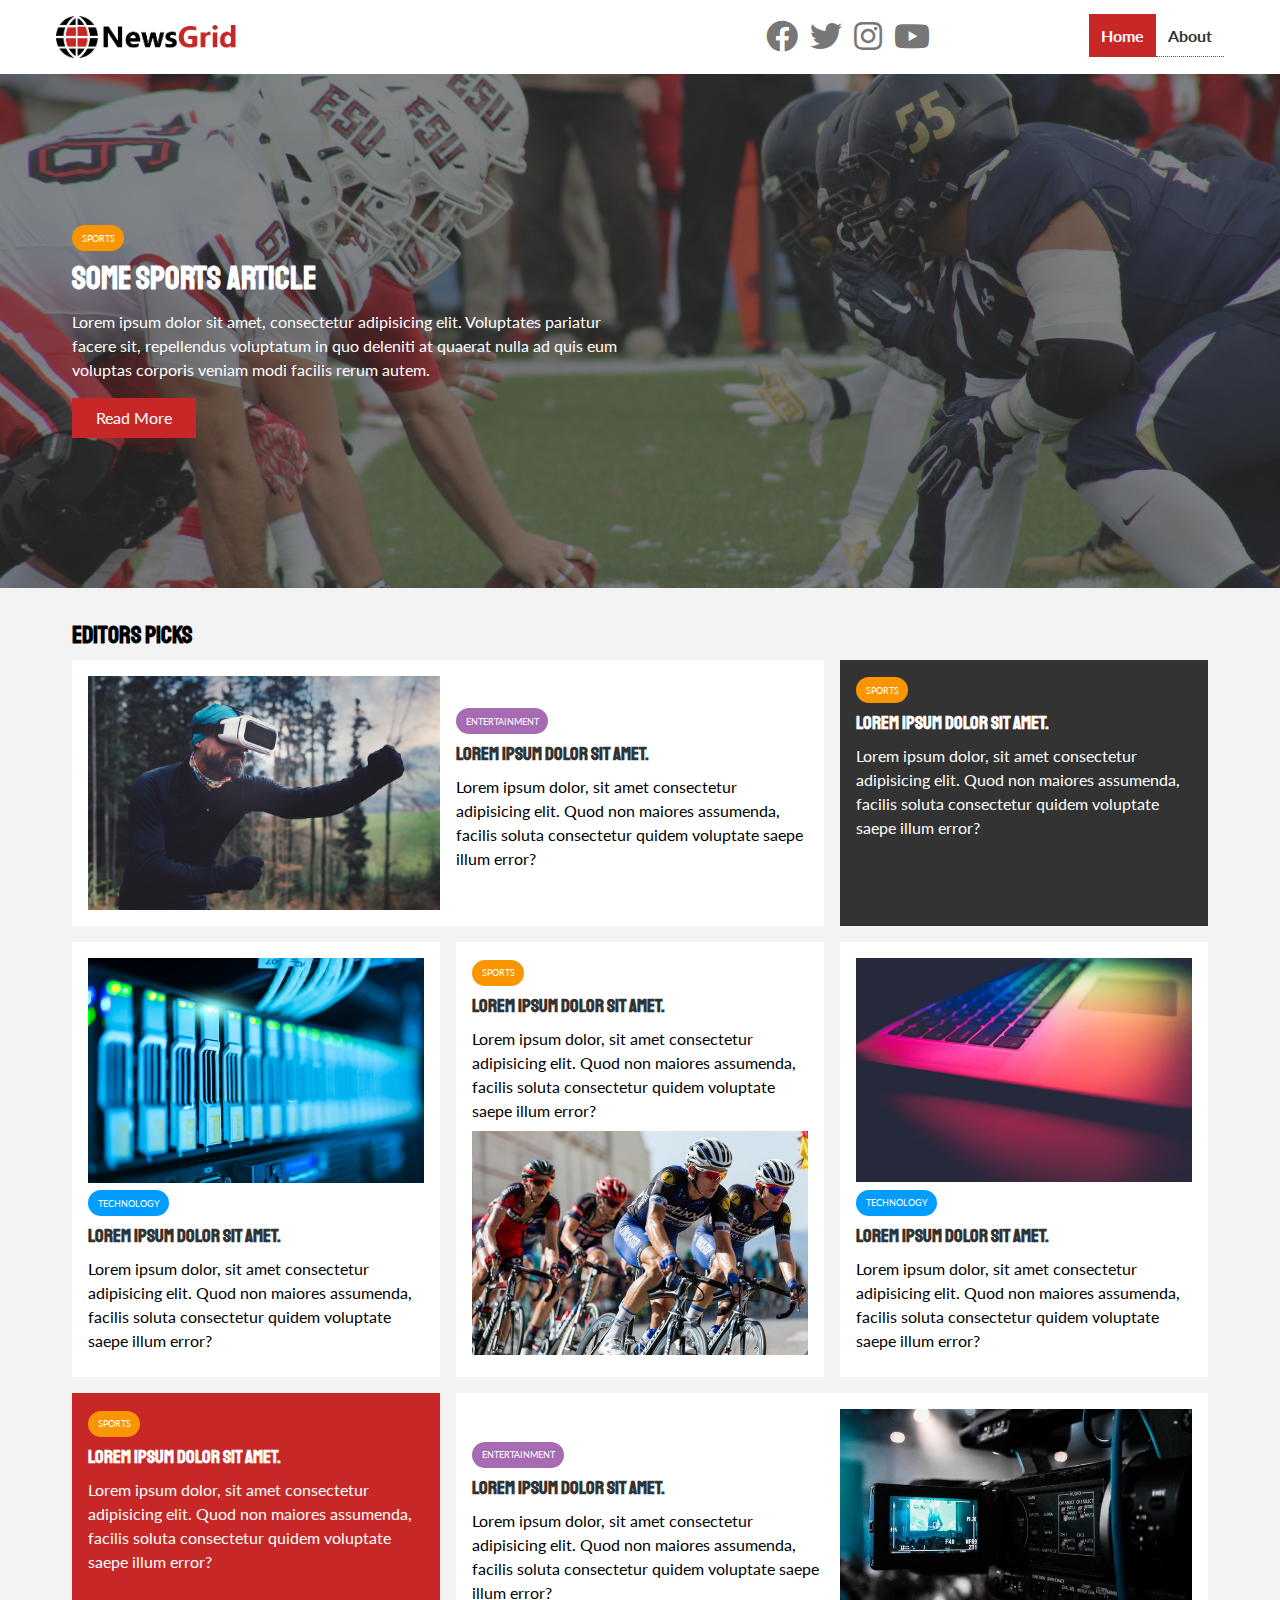
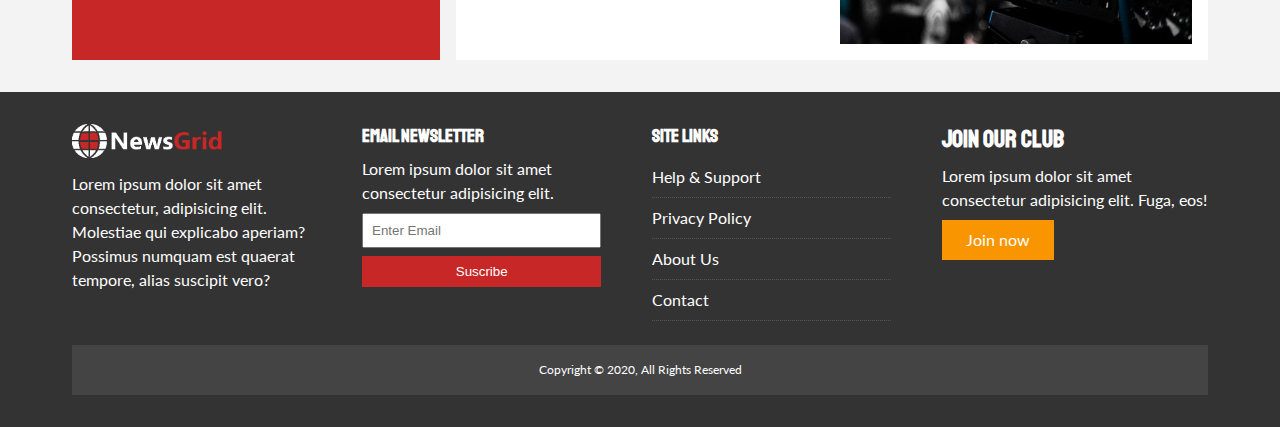
<file: index.html>
<!DOCTYPE html>
<html lang="en">
<head>
    <meta charset="UTF-8">
    <meta name="viewport" content="width=device-width, initial-scale=1.0">
    <link rel="stylesheet" href="https://cdnjs.cloudflare.com/ajax/libs/font-awesome/5.13.1/css/all.min.css">
    <link href="https://fonts.googleapis.com/css2?family=Lato&family=Staatliches&display=swap" rel="stylesheet">
    <link rel="stylesheet" href="./styles/styles.css">
    <link rel="stylesheet" media="screen and (max-width:768px)" href="./styles/mobile.css">
    <link rel="shortcut icon" type="image/x-icon" href="favicon.ico">
    <title>NewsGrid | Best News</title>
</head>
<body>
    <nav id="main-nav">
        <div class="container">
            <img src="images/logo.png" alt="NewsGridLogo" class="logo">
            <div class="social">
                <a href="htttps://facebook.com" target="_blank"><i class="fab fa-facebook fa-2x"></i></a>
                <a href="htttps://facebook.com" target="_blank"><i class="fab fa-twitter fa-2x"></i></a>
                <a href="htttps://facebook.com" target="_blank"><i class="fab fa-instagram fa-2x"></i></a>
                <a href="htttps://facebook.com" target="_blank"><i class="fab fa-youtube fa-2x"></i></a>

            </div>
            <ul>
                <li><a href="index.html" class="current">Home</a></li>
                <li><a href="about.html" >About</a></li>
            </ul>
        </div>

    </nav>
    
    <!-- Showcase -->
    <header id="showcase">
        <div class="container">
            <div class="showcase-container">
                <div class="showcase-content">
                    <div class="category category-sports">Sports</div>
                    <h1>Some Sports Article</h1>
                    <p>Lorem ipsum dolor sit amet, consectetur adipisicing elit. Voluptates pariatur facere sit, repellendus voluptatum in quo deleniti at quaerat nulla ad quis eum voluptas corporis veniam modi facilis rerum autem.</p>
                    <a href="article.html" class="btn btn-primary">Read More</a>
                </div>
            </div>
        </div>
    </header>
    <!-- Home Articles -->
    <section id="home-articles" class="py-2">
        <div class="container">
            <h2>Editors Picks</h2>
            <div class="articles-container">
                <article class="card">
                    <img src="images/articles/ent1.jpg" alt="">
                    <div>
                        <div class="category category-ent">Entertainment</div>
                            <h3>
                                <a href="article.html">Lorem ipsum dolor sit amet.</a>
                            </h3>
                            <p>Lorem ipsum dolor, sit amet consectetur adipisicing elit. Quod non maiores assumenda, facilis soluta consectetur quidem voluptate saepe illum error?</p>
                    </div>
                </article>
                <!-- Article 2 -->
                <article class="card bg-dark ">
                        <div class="category category-sports">Sports</div>
                            <h3>
                                <a href="article.html">Lorem ipsum dolor sit amet.</a>
                            </h3>
                            <p>Lorem ipsum dolor, sit amet consectetur adipisicing elit. Quod non maiores assumenda, facilis soluta consectetur quidem voluptate saepe illum error?</p>
                </article>
                <!-- Article 3 -->
                </article>
                <article class="card">
                        <img src="images/articles/tech1.jpg" alt="">
                        <div class="category category-tech">Technology</div>
                            <h3>
                                <a href="article.html">Lorem ipsum dolor sit amet.</a>
                            </h3>
                            <p>Lorem ipsum dolor, sit amet consectetur adipisicing elit. Quod non maiores assumenda, facilis soluta consectetur quidem voluptate saepe illum error?</p>
                </article>
                <!-- Article 4 -->
                </article>
                <article class="card">
                        <div class="category category-sports">Sports</div>
                            <h3>
                                <a href="article.html">Lorem ipsum dolor sit amet.</a>
                            </h3>
                            <p>Lorem ipsum dolor, sit amet consectetur adipisicing elit. Quod non maiores assumenda, facilis soluta consectetur quidem voluptate saepe illum error?</p>
                        <img src="images/articles/sports1.jpg" alt="">
                </article>
                <!-- Article 5 -->
            </article>
            <article class="card">
                    <img src="images/articles/tech2.jpg" alt="">
                    <div class="category category-tech">Technology</div>
                        <h3>
                            <a href="article.html">Lorem ipsum dolor sit amet.</a>
                        </h3>
                        <p>Lorem ipsum dolor, sit amet consectetur adipisicing elit. Quod non maiores assumenda, facilis soluta consectetur quidem voluptate saepe illum error?</p>
            </article>
            <!-- Article 6 -->
            <article class="card bg-primary" >
                <div class="category category-sports">Sports</div>
                    <h3>
                        <a href="article.html">Lorem ipsum dolor sit amet.</a>
                    </h3>
                    <p>Lorem ipsum dolor, sit amet consectetur adipisicing elit. Quod non maiores assumenda, facilis soluta consectetur quidem voluptate saepe illum error?</p>
            </article>
            <!-- Article 7 -->
            <article class="card">
                <div>
                    <div class="category category-ent">Entertainment</div>
                        <h3>
                            <a href="article.html">Lorem ipsum dolor sit amet.</a>
                        </h3>
                        <p>Lorem ipsum dolor, sit amet consectetur adipisicing elit. Quod non maiores assumenda, facilis soluta consectetur quidem voluptate saepe illum error?</p>
                </div>
                <img src="images/articles/ent2.jpg" alt="">
            </article>
            </div>
        </div>
    </section>
    <!-- Footer -->
    <footer id="main-footer" class="py-2">
        <div class="container footer-container">
            <div>
                <img src="images/logo_light.png" alt="news">
                <p>Lorem ipsum dolor sit amet consectetur, adipisicing elit. Molestiae qui explicabo aperiam? Possimus numquam est quaerat tempore, alias suscipit vero?</p>

            </div>
            <div>
                <h3>Email Newsletter</h3>
                <p>Lorem ipsum dolor sit amet consectetur adipisicing elit.</p>
                <form action="">
                    <input type="email" placeholder="Enter Email">
                    <input type="submit" value="Suscribe" class="btn btn-primary">
                </form>
            </div>
            <div>
                <h3>Site Links</h3>
                <ul>
                    <li><a href="#">Help & Support</a></li>
                    <li><a href="#">Privacy Policy</a></li>
                    <li><a href="#">About Us</a></li>
                    <li><a href="#">Contact</a></li>
                </ul>
            </div>
            <div>
                <h2>Join Our Club</h2>
                <p>Lorem ipsum dolor sit amet consectetur adipisicing elit. Fuga, eos!</p>
                <a href="#" class="btn btn-secondary">Join now</a>
            </div>
            <div>
                <p>
                    Copyright © 2020, All Rights Reserved
                </p>
            </div>
        </div>
    </footer>
</body>
</html>
</file>
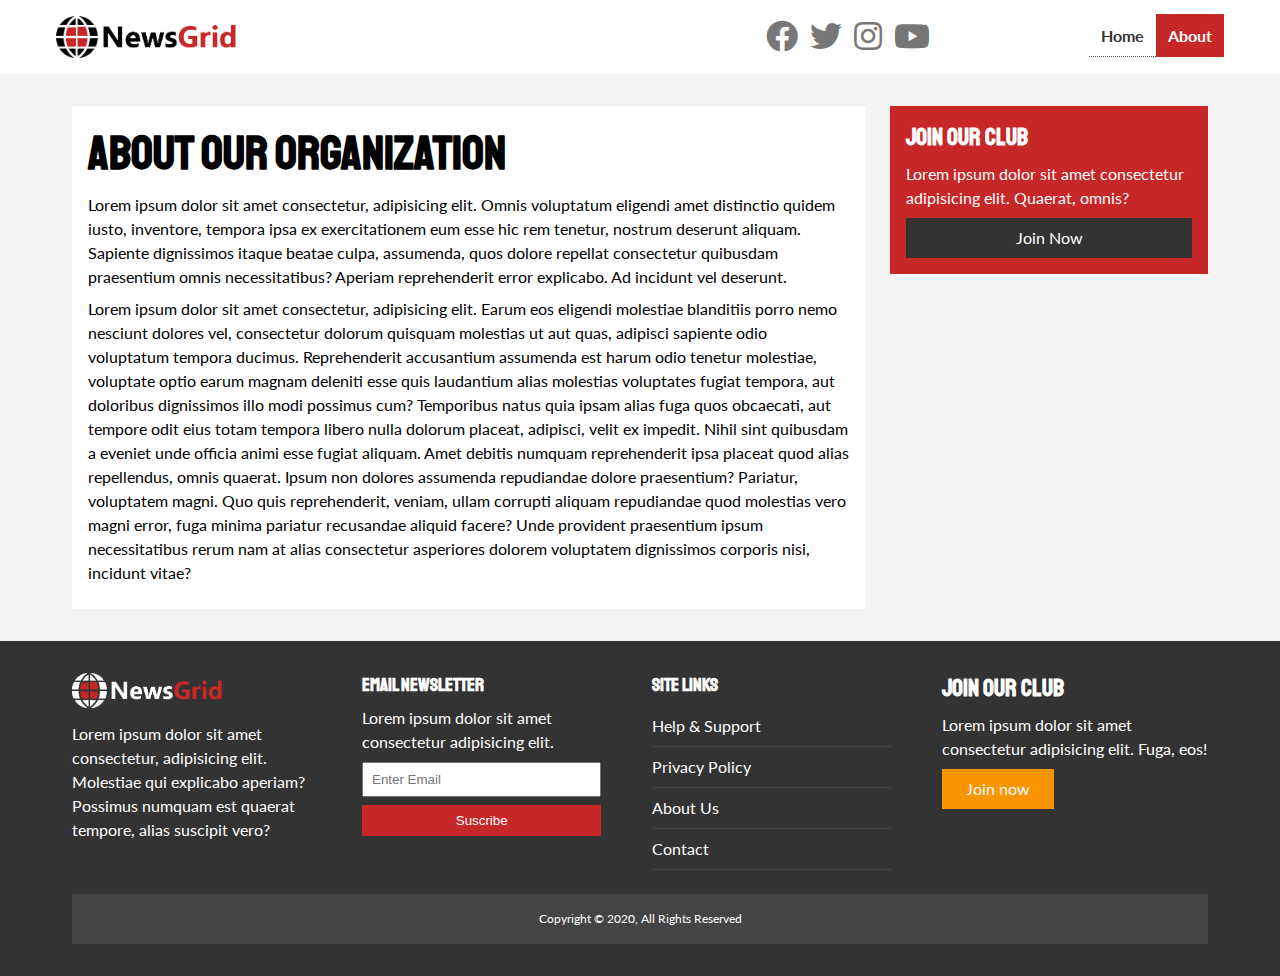
<file: about.html>
<!DOCTYPE html>
<html lang="en">
<head>
    <meta charset="UTF-8">
    <meta name="viewport" content="width=device-width, initial-scale=1.0">
    <link rel="stylesheet" href="https://cdnjs.cloudflare.com/ajax/libs/font-awesome/5.13.1/css/all.min.css">
    <link href="https://fonts.googleapis.com/css2?family=Lato&family=Staatliches&display=swap" rel="stylesheet">
    <link rel="stylesheet" href="./styles/styles.css">
    <link rel="stylesheet" media="screen and (max-width:768px)" href="./styles/mobile.css">
    <link rel="shortcut icon" type="image/x-icon" href="favicon.ico">
    <title>NewsGrid | About</title>
</head>
<body>
    <nav id="main-nav">
        <div class="container">
            <img src="images/logo.png" alt="NewsGridLogo" class="logo">
            <div class="social">
                <a href="htttps://facebook.com" target="_blank"><i class="fab fa-facebook fa-2x"></i></a>
                <a href="htttps://facebook.com" target="_blank"><i class="fab fa-twitter fa-2x"></i></a>
                <a href="htttps://facebook.com" target="_blank"><i class="fab fa-instagram fa-2x"></i></a>
                <a href="htttps://facebook.com" target="_blank"><i class="fab fa-youtube fa-2x"></i></a>

            </div>
            <ul>
                <li><a href="index.html">Home</a></li>
                <li><a href="about.html" class="current">About</a></li>
            </ul>
        </div>

    </nav>
    
    <section class="about">
        <div class="container">
            <div class="page-container">
                <article class="card">
                    <h1 class="l-heading">About Our Organization</h1>
                    <p>Lorem ipsum dolor sit amet consectetur, adipisicing elit. Omnis voluptatum eligendi amet distinctio quidem iusto, inventore, tempora ipsa ex exercitationem eum esse hic rem tenetur, nostrum deserunt aliquam. Sapiente dignissimos itaque beatae culpa, assumenda, quos dolore repellat consectetur quibusdam praesentium omnis necessitatibus? Aperiam reprehenderit error explicabo. Ad incidunt vel deserunt.</p>
                    <p>Lorem ipsum dolor sit amet consectetur, adipisicing elit. Earum eos eligendi molestiae blanditiis porro nemo nesciunt dolores vel, consectetur dolorum quisquam molestias ut aut quas, adipisci sapiente odio voluptatum tempora ducimus. Reprehenderit accusantium assumenda est harum odio tenetur molestiae, voluptate optio earum magnam deleniti esse quis laudantium alias molestias voluptates fugiat tempora, aut doloribus dignissimos illo modi possimus cum? Temporibus natus quia ipsam alias fuga quos obcaecati, aut tempore odit eius totam tempora libero nulla dolorum placeat, adipisci, velit ex impedit. Nihil sint quibusdam a eveniet unde officia animi esse fugiat aliquam. Amet debitis numquam reprehenderit ipsa placeat quod alias repellendus, omnis quaerat. Ipsum non dolores assumenda repudiandae dolore praesentium? Pariatur, voluptatem magni. Quo quis reprehenderit, veniam, ullam corrupti aliquam repudiandae quod molestias vero magni error, fuga minima pariatur recusandae aliquid facere? Unde provident praesentium ipsum necessitatibus rerum nam at alias consectetur asperiores dolorem voluptatem dignissimos corporis nisi, incidunt vitae?</p>
                </article>
                <aside class="card bg-primary">
                    <h2>Join Our Club</h2>
                    <p>Lorem ipsum dolor sit amet consectetur adipisicing elit. Quaerat, omnis?</p>
                    <a href="#" class="btn btn-dark btn-block">Join Now</a>
                </aside>
            </div>
        </div>
    </section>

    <!-- Footer -->
    <footer id="main-footer" class="py-2">
        <div class="container footer-container">
            <div>
                <img src="images/logo_light.png" alt="news">
                <p>Lorem ipsum dolor sit amet consectetur, adipisicing elit. Molestiae qui explicabo aperiam? Possimus numquam est quaerat tempore, alias suscipit vero?</p>

            </div>
            <div>
                <h3>Email Newsletter</h3>
                <p>Lorem ipsum dolor sit amet consectetur adipisicing elit.</p>
                <form action="">
                    <input type="email" placeholder="Enter Email">
                    <input type="submit" value="Suscribe" class="btn btn-primary">
                </form>
            </div>
            <div>
                <h3>Site Links</h3>
                <ul>
                    <li><a href="#">Help & Support</a></li>
                    <li><a href="#">Privacy Policy</a></li>
                    <li><a href="#">About Us</a></li>
                    <li><a href="#">Contact</a></li>
                </ul>
            </div>
            <div>
                <h2>Join Our Club</h2>
                <p>Lorem ipsum dolor sit amet consectetur adipisicing elit. Fuga, eos!</p>
                <a href="#" class="btn btn-secondary">Join now</a>
            </div>
            <div>
                <p>
                    Copyright © 2020, All Rights Reserved
                </p>
            </div>
        </div>
    </footer>
</body>
</html>
</file>
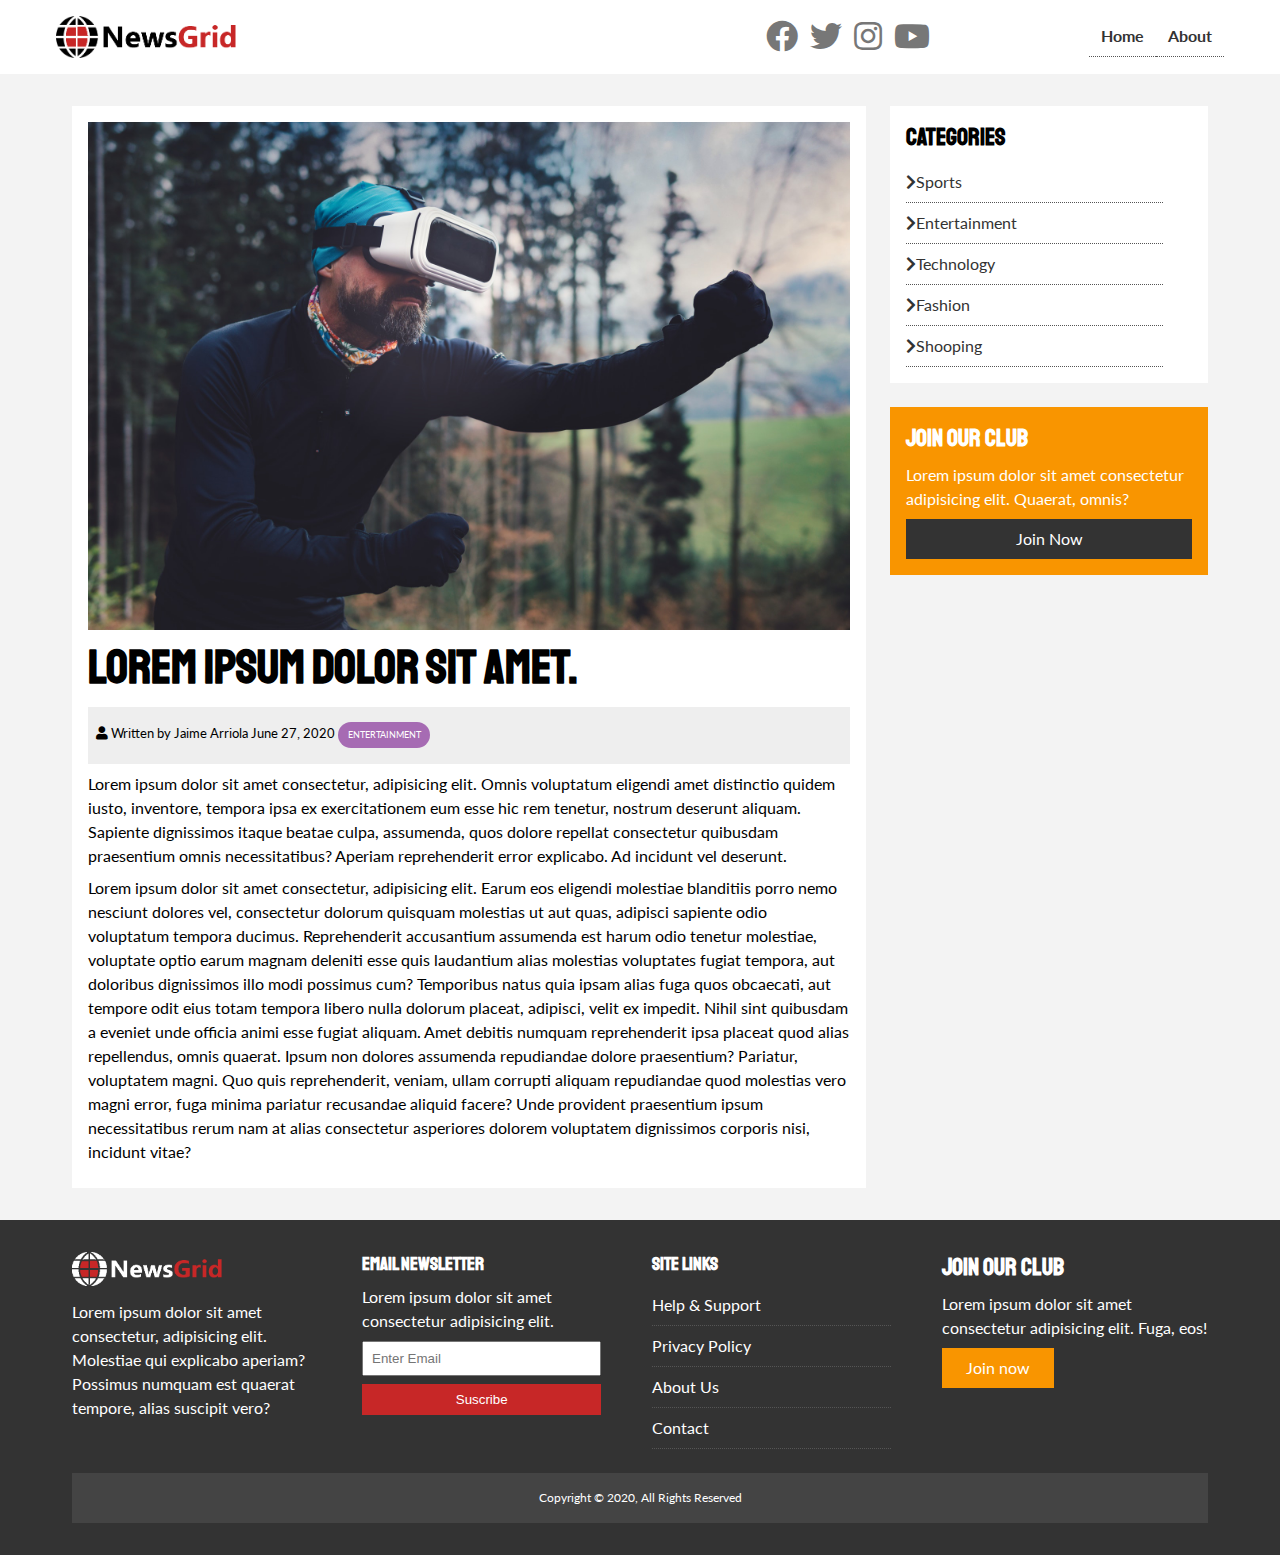
<file: article.html>
<!DOCTYPE html>
<html lang="en">
<head>
    <meta charset="UTF-8">
    <meta name="viewport" content="width=device-width, initial-scale=1.0">
    <link rel="stylesheet" href="https://cdnjs.cloudflare.com/ajax/libs/font-awesome/5.13.1/css/all.min.css">
    <link href="https://fonts.googleapis.com/css2?family=Lato&family=Staatliches&display=swap" rel="stylesheet">
    <link rel="stylesheet" href="./styles/styles.css">
    <link rel="stylesheet" media="screen and (max-width:768px)" href="./styles/mobile.css">
    <link rel="shortcut icon" type="image/x-icon" href="favicon.ico">
    <title>NewsGrid | Nes</title>
</head>
<body>
    <nav id="main-nav">
        <div class="container">
            <img src="images/logo.png" alt="NewsGridLogo" class="logo">
            <div class="social">
                <a href="htttps://facebook.com" target="_blank"><i class="fab fa-facebook fa-2x"></i></a>
                <a href="htttps://facebook.com" target="_blank"><i class="fab fa-twitter fa-2x"></i></a>
                <a href="htttps://facebook.com" target="_blank"><i class="fab fa-instagram fa-2x"></i></a>
                <a href="htttps://facebook.com" target="_blank"><i class="fab fa-youtube fa-2x"></i></a>

            </div>
            <ul>
                <li><a href="index.html">Home</a></li>
                <li><a href="about.html">About</a></li>
            </ul>
        </div>

    </nav>
    
    <section class="article">
        <div class="container">
            <div class="page-container">
                <article class="card">
                    <img src="images/articles/ent1.jpg" alt="">
                    <h1 class="l-heading">Lorem ipsum dolor sit amet.</h1>
                    <div class="meta">
                        <small>
                            <i class="fas fa-user"></i> Written by Jaime Arriola June 27, 2020
                            <div class="category category-ent">
                                Entertainment
                            </div>
                        </small>
                    </div>
                    <p>Lorem ipsum dolor sit amet consectetur, adipisicing elit. Omnis voluptatum eligendi amet distinctio quidem iusto, inventore, tempora ipsa ex exercitationem eum esse hic rem tenetur, nostrum deserunt aliquam. Sapiente dignissimos itaque beatae culpa, assumenda, quos dolore repellat consectetur quibusdam praesentium omnis necessitatibus? Aperiam reprehenderit error explicabo. Ad incidunt vel deserunt.</p>
                    <p>Lorem ipsum dolor sit amet consectetur, adipisicing elit. Earum eos eligendi molestiae blanditiis porro nemo nesciunt dolores vel, consectetur dolorum quisquam molestias ut aut quas, adipisci sapiente odio voluptatum tempora ducimus. Reprehenderit accusantium assumenda est harum odio tenetur molestiae, voluptate optio earum magnam deleniti esse quis laudantium alias molestias voluptates fugiat tempora, aut doloribus dignissimos illo modi possimus cum? Temporibus natus quia ipsam alias fuga quos obcaecati, aut tempore odit eius totam tempora libero nulla dolorum placeat, adipisci, velit ex impedit. Nihil sint quibusdam a eveniet unde officia animi esse fugiat aliquam. Amet debitis numquam reprehenderit ipsa placeat quod alias repellendus, omnis quaerat. Ipsum non dolores assumenda repudiandae dolore praesentium? Pariatur, voluptatem magni. Quo quis reprehenderit, veniam, ullam corrupti aliquam repudiandae quod molestias vero magni error, fuga minima pariatur recusandae aliquid facere? Unde provident praesentium ipsum necessitatibus rerum nam at alias consectetur asperiores dolorem voluptatem dignissimos corporis nisi, incidunt vitae?</p>
                </article>

                <aside class="categories card">
                    <h2>Categories</h2>
                    <ul class="list">
                        <li><a href="#"><i class="fas fa-chevron-right"></i>Sports</a></li>
                        <li><a href="#"><i class="fas fa-chevron-right"></i>Entertainment</a></li>
                        <li><a href="#"><i class="fas fa-chevron-right"></i>Technology</a></li>
                        <li><a href="#"><i class="fas fa-chevron-right"></i>Fashion</a></li>
                        <li><a href="#"><i class="fas fa-chevron-right"></i>Shooping</a></li>
                    </ul>
                </aside>

                <aside class="card bg-secondary">
                    <h2>Join Our Club</h2>
                    <p>Lorem ipsum dolor sit amet consectetur adipisicing elit. Quaerat, omnis?</p>
                    <a href="#" class="btn btn-dark btn-block">Join Now</a>
                </aside>
            </div>
        </div>
    </section>

    <!-- Footer -->
    <footer id="main-footer" class="py-2">
        <div class="container footer-container">
            <div>
                <img src="images/logo_light.png" alt="news">
                <p>Lorem ipsum dolor sit amet consectetur, adipisicing elit. Molestiae qui explicabo aperiam? Possimus numquam est quaerat tempore, alias suscipit vero?</p>

            </div>
            <div>
                <h3>Email Newsletter</h3>
                <p>Lorem ipsum dolor sit amet consectetur adipisicing elit.</p>
                <form action="">
                    <input type="email" placeholder="Enter Email">
                    <input type="submit" value="Suscribe" class="btn btn-primary">
                </form>
            </div>
            <div>
                <h3>Site Links</h3>
                <ul>
                    <li><a href="#">Help & Support</a></li>
                    <li><a href="#">Privacy Policy</a></li>
                    <li><a href="#">About Us</a></li>
                    <li><a href="#">Contact</a></li>
                </ul>
            </div>
            <div>
                <h2>Join Our Club</h2>
                <p>Lorem ipsum dolor sit amet consectetur adipisicing elit. Fuga, eos!</p>
                <a href="#" class="btn btn-secondary">Join now</a>
            </div>
            <div>
                <p>
                    Copyright © 2020, All Rights Reserved
                </p>
            </div>
        </div>
    </footer>
</body>
</html>
</file>
<file: styles/styles.css>
:root{
    --primary-color: #c72727;
    --secondary-color: #f99500;
    --light-color: #f3f3f3;
    --dark-color: #333;
    --max-width: 1200px;
}

.category{
    --sports-color: #f99500;
    --ent-color: #a66bb3;
    --tech-color: #009cff;
}

*{
    margin: 0;
    padding: 0;
    box-sizing: border-box;

}

body{
    font-family: 'Lato', sans-serif;
    line-height: 1.5;
    background: var(--light-color);
}

a{
    color: #333;
    text-decoration: none;
}

ul{
    list-style: none;
}

p{
    margin: 0.5rem 0;
}

img{
    width: 100%;
}

h1,h2,h3,h4,h5,h6{
    font-family: 'Staatliches', cursive;
    margin-bottom: 0.55rem;
    line-height: 1.3;
}

/* Utilities */

.container{
    max-width: var(--max-width);
    margin: auto;
    padding: 0 2rem;
    overflow: hidden;
}

.category{
    display: inline-block;
    color: white;
    font-size: 0.55rem;
    text-transform: uppercase;
    padding: 0.4rem 0.6rem;
    border-radius: 15px;
    margin-bottom: 0.5rem;
}

.category-sports{
    background: var(--sports-color);
}


.category-ent{
    background: var(--ent-color);
}

.category-tech{
    background: var(--tech-color);
}


.btn{
    display: inline-block;
    border: none;
    background: var(--dark-color);
    color: #fff;
    padding: 0.5rem 1.5rem;

}

.btn-light{ background: var(--light-color);}
.btn-primary{ background: var(--primary-color);}
.btn-secondary{ background: var(--secondary-color);}

.btn:hover{
    opacity: 0.8;
}

.btn-block{
    display: block;
    width: 100%;
    text-align: center;
}

.card{
    background: #fff;
    padding: 1rem;
}

.bg-dark{
    background: var(--dark-color);
    color: #fff;
}
.bg-primary{
    background: var(--primary-color);
    color: #fff;
}
.bg-secondary{
    background: var(--secondary-color);
    color: #fff;
}

.bg-dark h1,
.bg-dark h2,
.bg-dark h3,
.bg-dark a,
.bg-primary h1,
.bg-primary h2,
.bg-primary h3,
.bg-primary a,
.bg-secondary h1,
.bg-secondary h2,
.bg-secondary h3,
.bg-secondary a
{color: #fff;}

.py-1{padding: 1.5rem 0;}
.py-2{padding: 2rem 0;}
.py-3{padding: 3rem 0;}
.p-1{padding: 1.5rem;}
.p-2{padding: 2rem;}
.p-3{padding: 3rem;}

.l-heading{
    font-size: 3rem;
}

/* nav */
#main-nav{
    background: #fff;
    position: sticky;
    top: 0;
    z-index: 2;
}

#main-nav .container{
    display: grid;
    grid-template-columns: 6fr 3fr 2fr;
    padding: 1rem;
    align-items: center;
}


ul li{ 
    padding: 0.5rem 0;
    border-bottom: #555 dotted 1px;
    width: 90%;
}

ul li a:hover{
    color: var(--primary-color) !important;
}

/* inner page container */
.page-container{
    display: grid;
    grid-template-columns: 5fr 2fr;
    margin: 2rem 0;
    grid-gap: 1.5rem;
}

.page-container > *:first-child{
    grid-row: 1 / span 3;
}

/* making logo smaller */
#main-nav .logo{
    width: 180px;
}

#main-nav ul{
    justify-self: end;
    display: flex;
}

#main-nav ul li a{
    padding: 0.75rem;
    font-weight: bold;
}

#main-nav ul li a.current{
    background: var(--primary-color);
    color: #fff;
}

#main-nav ul li a:hover{
    background: var(--light-color);
    color: var(--dark-color);
}

#main-nav .social{
    justify-self: center;
}

#main-nav .social i{
    color:#777;
    margin-right: 0.5rem;
}

/* Showcase */
#showcase{
    color: #fff;
    background: #333;
    padding: 2rem;
    position: relative;

}

#showcase:before{
    content: '';
    background: url('../images/featured.jpg') no-repeat center center/cover;
    position: absolute;
    top: 0;
    left: 0;
    width: 100%;
    height: 100%;
    opacity: 0.4;
}

#showcase .showcase-container{
    display: grid;
    grid-template-columns: repeat(2,1fr);
    justify-content: center;
    align-items: center;
    height: 50vh;
}
/* Remove text transparency */
#showcase .showcase-content{
    z-index: 1;
}

#showcase .showcase-content p{
    margin-bottom: 1rem;
}

/* Home Articles*/
#home-articles .articles-container{
    display: grid;
    grid-template-columns: repeat(3,1fr);
    grid-gap: 1rem;
}

#home-articles .articles-container > *:first-child,
#home-articles .articles-container > *:last-child {
    display: grid;
    grid-template-columns: repeat(2,1fr);
    grid-gap: 1rem;
    align-items: center;
    grid-column: 1/span 2;
    
}

#home-articles .articles-container > *:last-child{
    grid-column: 2/span 2;
}

.article .meta{
    display: flex;
    justify-content: space-between;
    align-items: center;
    background: #eee;
    padding: 0.5rem;
}

.article .meta .category{
    margin-top: 0.4rem;
}

/* Footer */
#main-footer{
    background: var(--dark-color);
    color: #fff;
}

#main-footer img{
    width: 150px;
}

#main-footer a{
    color: #fff;
}

#main-footer .footer-container{
    display: grid;
    grid-template-columns: repeat(4,1fr);
    grid-gap: 1.5rem;
}

#main-footer .footer-container > *:last-child{
    background: #444;
    grid-column: 1/span 4;
    padding: 0.5rem;
    text-align: center;
    font-size: 0.75rem;
}

/* Form on footer */
#main-footer .footer-container input[type='email'] {
    width: 90%;
    padding: 0.5rem;
    margin-bottom: 0.5rem;
}

#main-footer .footer-container input[type='submit']{
    width: 90%;
}
</file>
<file: styles/mobile.css>
/* Nav */
#main-nav .social{
    display: none;
}

#main-nav .container{
    grid-template-columns: 1fr;
    grid-gap: 1.2rem;
}

#main-nav ul,
#main-nav .logo{
    justify-self: center;
}

#main-nav ul li a{
    padding: 0.5rem;
}

/* Articles */

#main-articles .articles{
    grid-template-columns: repeat(2,1fr);
}

#home-articles .articles-container > *:first-child,
#home-articles .articles-container > *:last-child{
    grid-template-columns: 1fr;
    grid-column: 1;
}

@media(max-width: 600px){
    /* stack grid items */
    #showcase .showcase-container,
    #home-articles .articles-container,
    #main-footer .footer-container
    {
        grid-template-columns: 1fr ;
    }
    /* Override the span on footer */
    #main-footer .footer-container > *:last-child{
        grid-column: 1;
    }

    #main-footer .footer-container > *:first-child,
    #main-footer .footer-container > *:nth-child(2){
        border-bottom: #444 dotted 1px;
        padding-bottom: 1rem;
    }

    .page-container{
        grid-template-columns: 1fr;
        text-align: center;
    }

    .page-container > *:first-child{
        grid-row: 1;
    }


}
</file>
